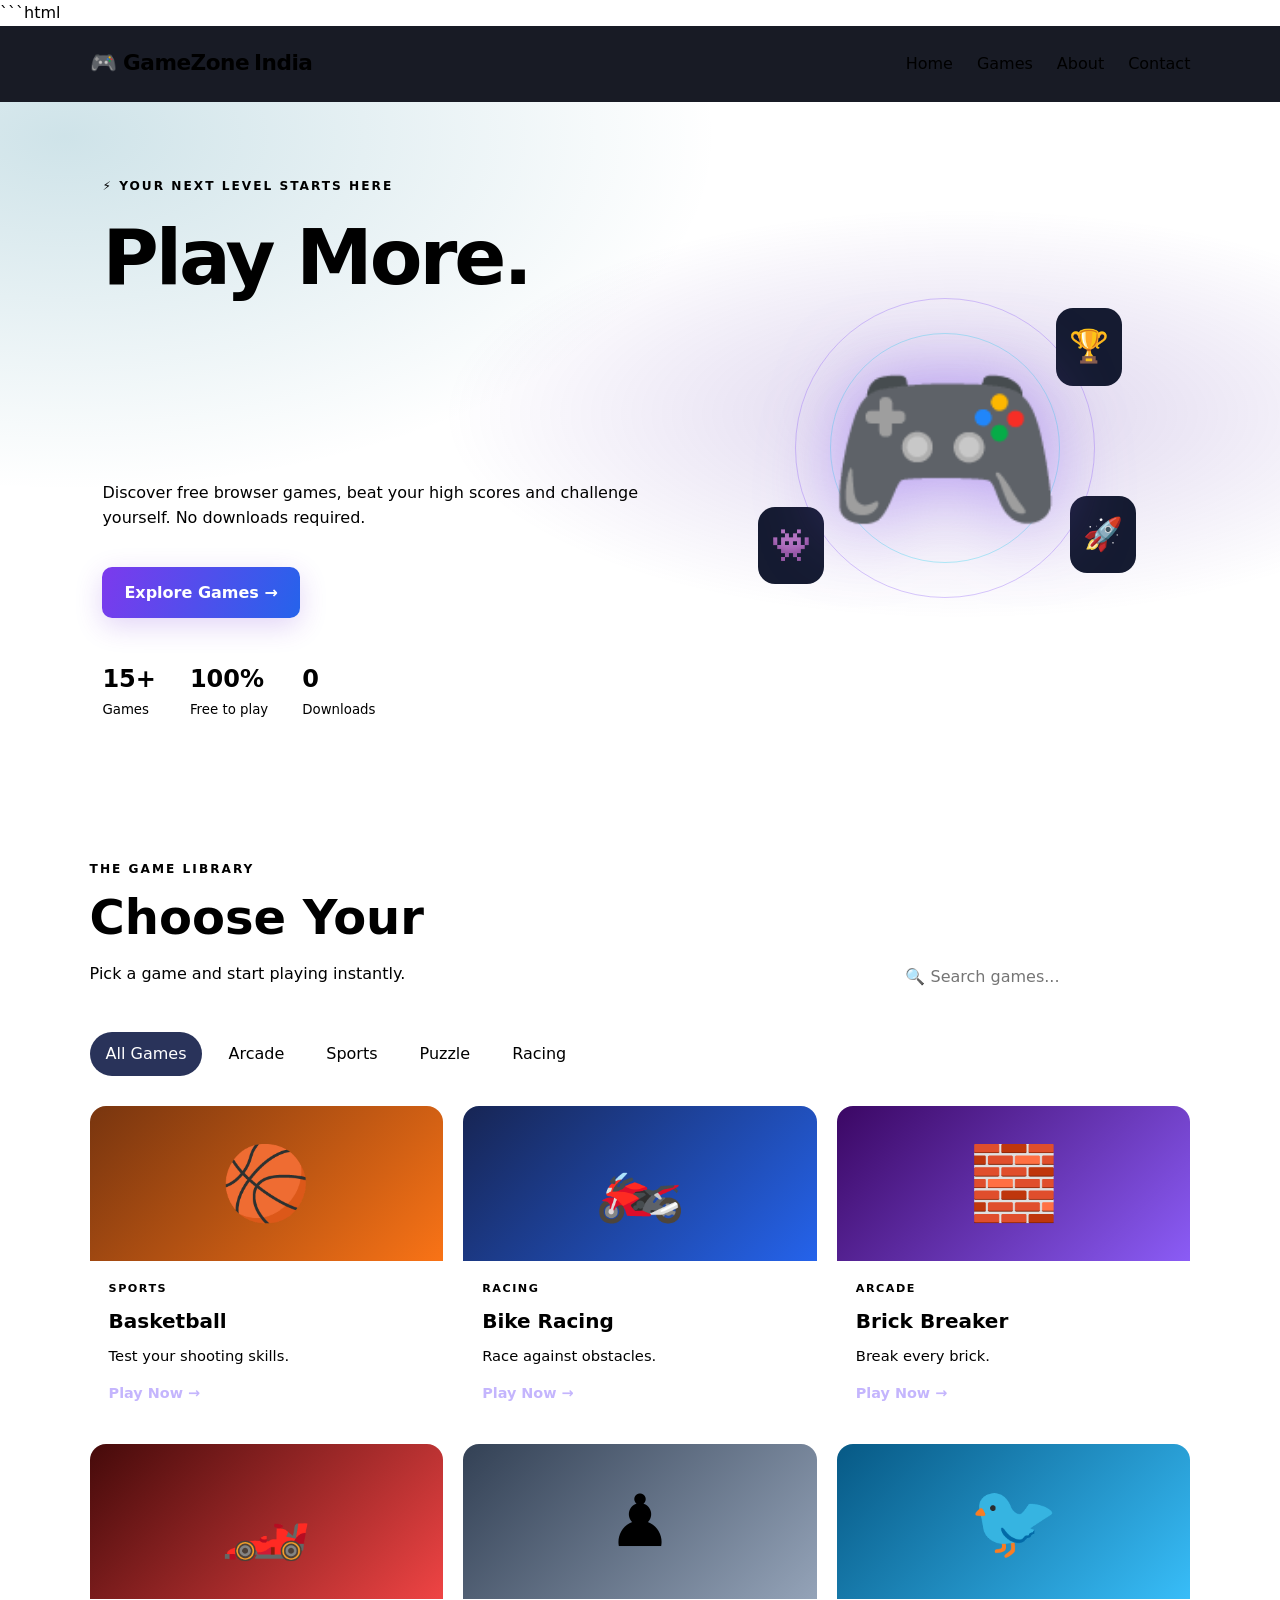
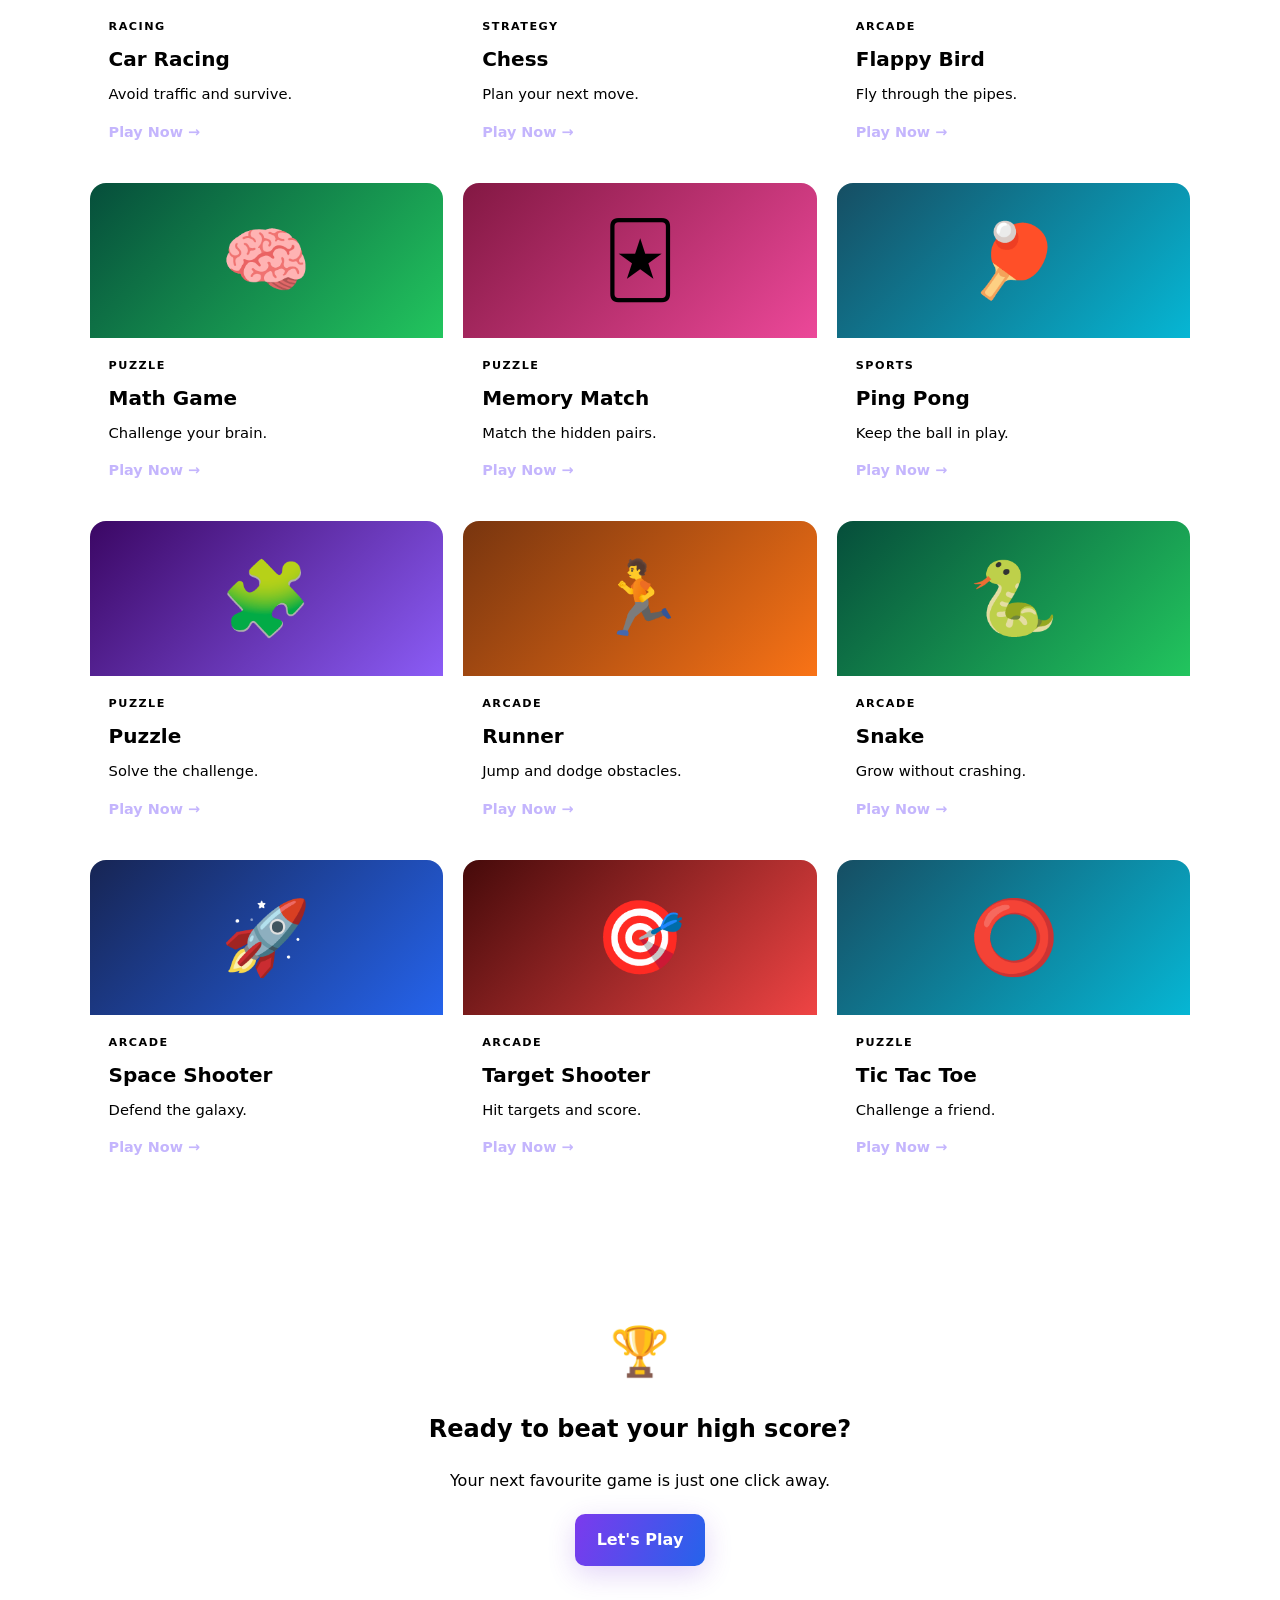
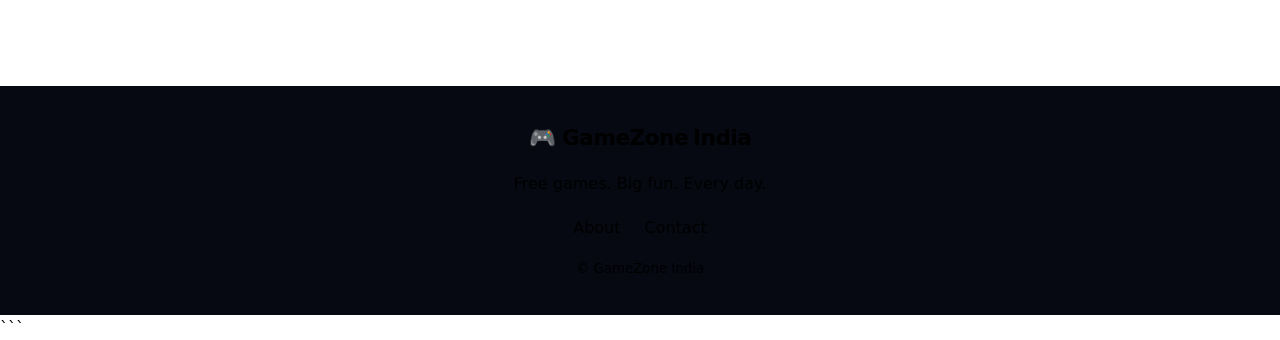
<file: index.html>
```html
<!DOCTYPE html>
<html lang="en">
<head>
<meta charset="UTF-8">
<meta name="viewport" content="width=device-width, initial-scale=1.0">
<meta name="theme-color" content="#080b16">
<meta name="description" content="GameZone India - Play free browser games including racing, chess, snake, puzzles and arcade games.">
<title>GameZone India | Play Free Games</title>
<link rel="stylesheet" href="css/style.css">
</head>
<body>

<header class="navbar">
  <a class="brand" href="index.html">🎮 GameZone<span>India</span></a>
  <nav>
    <a href="index.html">Home</a>
    <a href="#games">Games</a>
    <a href="about.html">About</a>
    <a href="contact.html">Contact</a>
  </nav>
</header>

<main>
<section class="hero">
  <div class="hero-content">
    <span class="eyebrow">⚡ YOUR NEXT LEVEL STARTS HERE</span>
    <h1>Play More.<br><span>Live the Game.</span></h1>
    <p>Discover free browser games, beat your high scores and challenge yourself. No downloads required.</p>
    <a class="primary-btn" href="#games">Explore Games →</a>
    <div class="hero-stats">
      <div><strong>15+</strong><small>Games</small></div>
      <div><strong>100%</strong><small>Free to play</small></div>
      <div><strong>0</strong><small>Downloads</small></div>
    </div>
  </div>
  <div class="hero-art" aria-label="Gaming illustration">
    <div class="orbit orbit-one"></div>
    <div class="orbit orbit-two"></div>
    <div class="controller">🎮</div>
    <div class="floating-icon icon-one">🏆</div>
    <div class="floating-icon icon-two">👾</div>
    <div class="floating-icon icon-three">🚀</div>
  </div>
</section>

<section class="games-section" id="games">
  <div class="section-heading">
    <div>
      <span class="eyebrow">THE GAME LIBRARY</span>
      <h2>Choose Your <span>Adventure</span></h2>
      <p>Pick a game and start playing instantly.</p>
    </div>
    <input id="gameSearch" type="search" placeholder="🔍 Search games..." aria-label="Search games">
  </div>

  <div class="filters" id="filters">
    <button class="filter active" data-category="all">All Games</button>
    <button class="filter" data-category="arcade">Arcade</button>
    <button class="filter" data-category="sports">Sports</button>
    <button class="filter" data-category="puzzle">Puzzle</button>
    <button class="filter" data-category="racing">Racing</button>
  </div>

  <div class="game-grid" id="gameGrid">
    <a class="game-card" data-category="sports" href="games/basketball.html">
      <div class="game-art art-orange">🏀</div><div class="game-info"><span>SPORTS</span><h3>Basketball</h3><p>Test your shooting skills.</p><b>Play Now →</b></div>
    </a>
    <a class="game-card" data-category="racing" href="games/bike-racing.html">
      <div class="game-art art-blue">🏍️</div><div class="game-info"><span>RACING</span><h3>Bike Racing</h3><p>Race against obstacles.</p><b>Play Now →</b></div>
    </a>
    <a class="game-card" data-category="arcade" href="games/brick-breaker.html">
      <div class="game-art art-purple">🧱</div><div class="game-info"><span>ARCADE</span><h3>Brick Breaker</h3><p>Break every brick.</p><b>Play Now →</b></div>
    </a>
    <a class="game-card" data-category="racing" href="games/car-racing.html">
      <div class="game-art art-red">🏎️</div><div class="game-info"><span>RACING</span><h3>Car Racing</h3><p>Avoid traffic and survive.</p><b>Play Now →</b></div>
    </a>
    <a class="game-card" data-category="puzzle" href="games/chess.html">
      <div class="game-art art-light">♟️</div><div class="game-info"><span>STRATEGY</span><h3>Chess</h3><p>Plan your next move.</p><b>Play Now →</b></div>
    </a>
    <a class="game-card" data-category="arcade" href="games/flappy-bird.html">
      <div class="game-art art-sky">🐦</div><div class="game-info"><span>ARCADE</span><h3>Flappy Bird</h3><p>Fly through the pipes.</p><b>Play Now →</b></div>
    </a>
    <a class="game-card" data-category="puzzle" href="games/math-game.html">
      <div class="game-art art-green">🧠</div><div class="game-info"><span>PUZZLE</span><h3>Math Game</h3><p>Challenge your brain.</p><b>Play Now →</b></div>
    </a>
    <a class="game-card" data-category="puzzle" href="games/memory.html">
      <div class="game-art art-pink">🃏</div><div class="game-info"><span>PUZZLE</span><h3>Memory Match</h3><p>Match the hidden pairs.</p><b>Play Now →</b></div>
    </a>
    <a class="game-card" data-category="sports" href="games/ping-pong.html">
      <div class="game-art art-cyan">🏓</div><div class="game-info"><span>SPORTS</span><h3>Ping Pong</h3><p>Keep the ball in play.</p><b>Play Now →</b></div>
    </a>
    <a class="game-card" data-category="puzzle" href="games/puzzle.html">
      <div class="game-art art-purple">🧩</div><div class="game-info"><span>PUZZLE</span><h3>Puzzle</h3><p>Solve the challenge.</p><b>Play Now →</b></div>
    </a>
    <a class="game-card" data-category="arcade" href="games/runner.html">
      <div class="game-art art-orange">🏃</div><div class="game-info"><span>ARCADE</span><h3>Runner</h3><p>Jump and dodge obstacles.</p><b>Play Now →</b></div>
    </a>
    <a class="game-card" data-category="arcade" href="games/snake.html">
      <div class="game-art art-green">🐍</div><div class="game-info"><span>ARCADE</span><h3>Snake</h3><p>Grow without crashing.</p><b>Play Now →</b></div>
    </a>
    <a class="game-card" data-category="arcade" href="games/space-shooter.html">
      <div class="game-art art-blue">🚀</div><div class="game-info"><span>ARCADE</span><h3>Space Shooter</h3><p>Defend the galaxy.</p><b>Play Now →</b></div>
    </a>
    <a class="game-card" data-category="arcade" href="games/target-shooter.html">
      <div class="game-art art-red">🎯</div><div class="game-info"><span>ARCADE</span><h3>Target Shooter</h3><p>Hit targets and score.</p><b>Play Now →</b></div>
    </a>
    <a class="game-card" data-category="puzzle" href="games/tic-tac-toe.html">
      <div class="game-art art-cyan">⭕</div><div class="game-info"><span>PUZZLE</span><h3>Tic Tac Toe</h3><p>Challenge a friend.</p><b>Play Now →</b></div>
    </a>
  </div>
  <p class="no-results" id="noResults" hidden>No games found. Try another search.</p>
</section>

<section class="callout">
  <span>🏆</span>
  <h2>Ready to beat your high score?</h2>
  <p>Your next favourite game is just one click away.</p>
  <a class="primary-btn" href="#games">Let's Play</a>
</section>
</main>

<footer>
  <a class="brand" href="index.html">🎮 GameZone<span>India</span></a>
  <p>Free games. Big fun. Every day.</p>
  <div><a href="about.html">About</a><a href="contact.html">Contact</a></div>
  <small>© <span id="year"></span> GameZone India</small>
</footer>

<script src="js/main.js"></script>
</body>
</html>
```
</file>
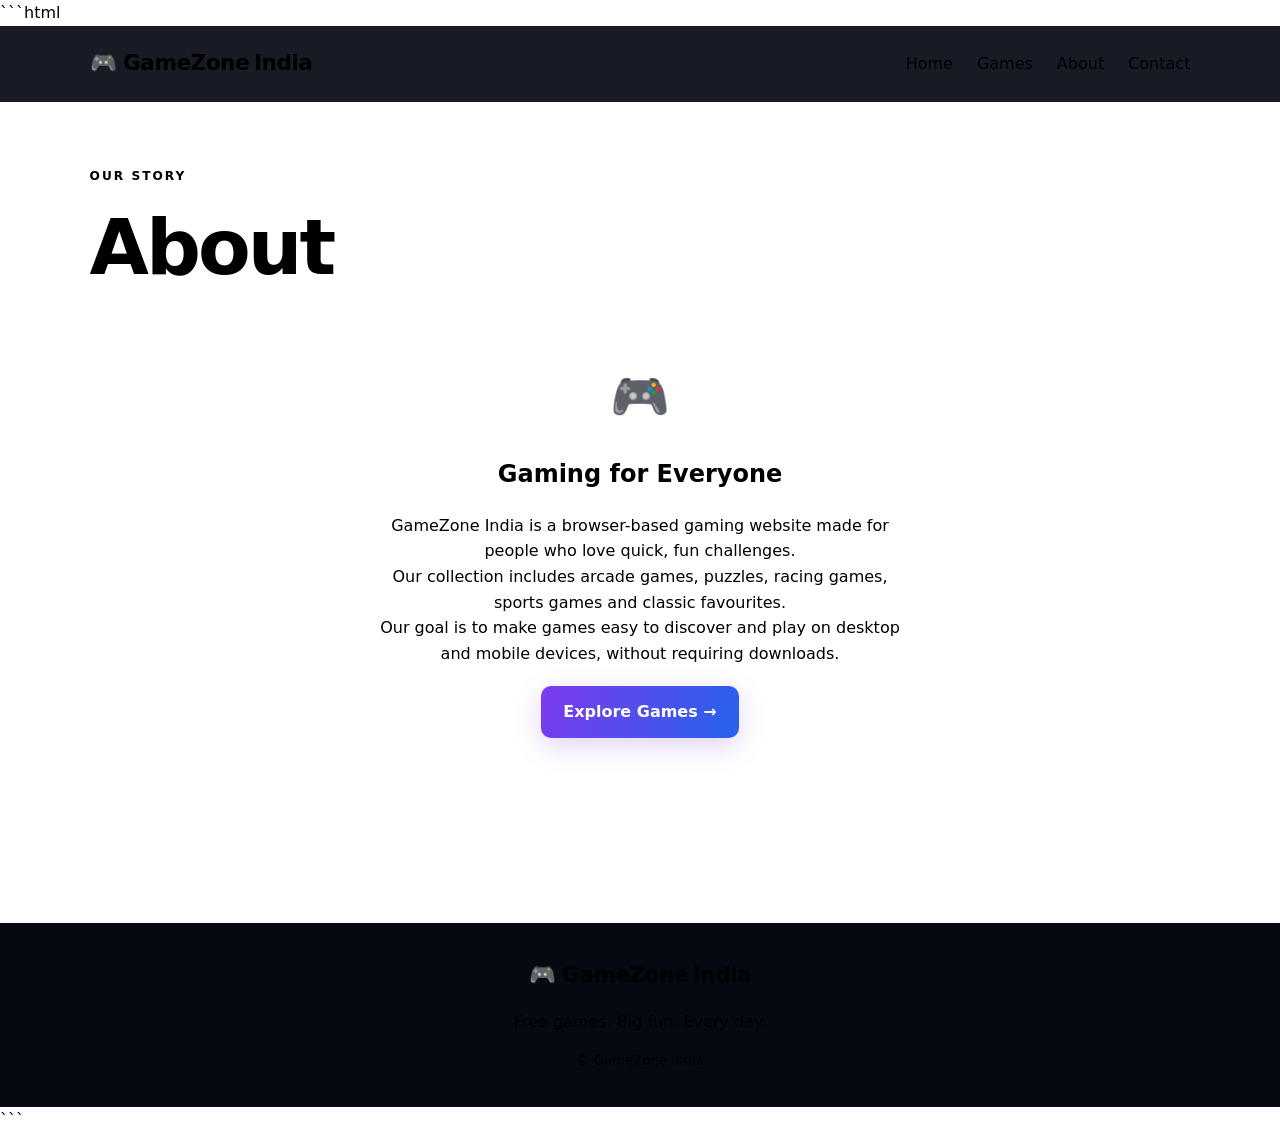
<file: about.html>
```html
<!DOCTYPE html>
<html lang="en">
<head>
<meta charset="UTF-8">
<meta name="viewport" content="width=device-width, initial-scale=1">
<title>About | GameZone India</title>
<link rel="stylesheet" href="css/style.css">
</head>
<body>
<header class="navbar">
  <a class="brand" href="index.html">🎮 GameZone<span>India</span></a>
  <nav>
    <a href="index.html">Home</a>
    <a href="index.html#games">Games</a>
    <a href="about.html">About</a>
    <a href="contact.html">Contact</a>
  </nav>
</header>
<main class="games-section">
  <span class="eyebrow">OUR STORY</span>
  <h1>About <span>GameZone India</span></h1>
  <div class="callout">
    <span>🎮</span>
    <h2>Gaming for Everyone</h2>
    <p>GameZone India is a browser-based gaming website made for people who love quick, fun challenges.</p>
    <p>Our collection includes arcade games, puzzles, racing games, sports games and classic favourites.</p>
    <p>Our goal is to make games easy to discover and play on desktop and mobile devices, without requiring downloads.</p>
    <a class="primary-btn" href="index.html#games">Explore Games →</a>
  </div>
</main>
<footer>
  <a class="brand" href="index.html">🎮 GameZone<span>India</span></a>
  <p>Free games. Big fun. Every day.</p>
  <small>© <span id="year"></span> GameZone India</small>
</footer>
<script src="js/main.js"></script>
</body>
</html>
```
</file>
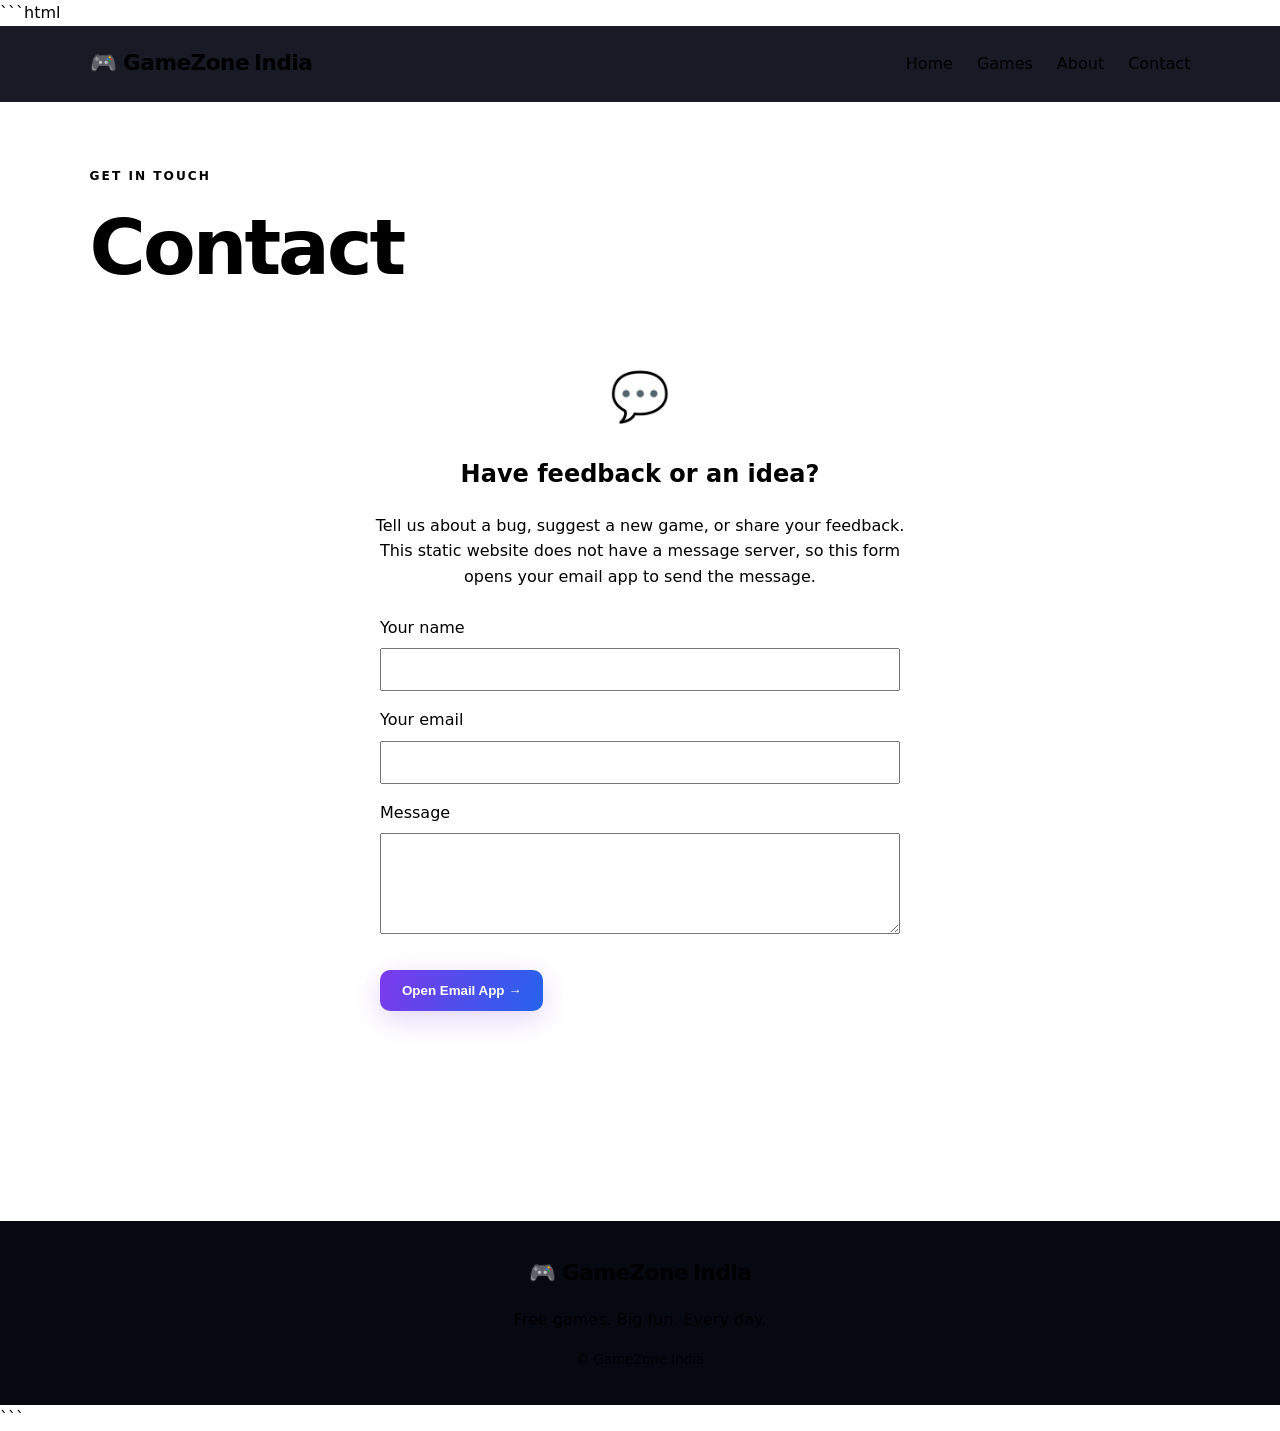
<file: contact.html>
```html
<!DOCTYPE html>
<html lang="en">
<head>
<meta charset="UTF-8">
<meta name="viewport" content="width=device-width, initial-scale=1">
<title>Contact | GameZone India</title>
<link rel="stylesheet" href="css/style.css">
</head>
<body>
<header class="navbar">
  <a class="brand" href="index.html">🎮 GameZone<span>India</span></a>
  <nav>
    <a href="index.html">Home</a>
    <a href="index.html#games">Games</a>
    <a href="about.html">About</a>
    <a href="contact.html">Contact</a>
  </nav>
</header>

<main class="games-section">
  <span class="eyebrow">GET IN TOUCH</span>
  <h1>Contact <span>Us</span></h1>
  <div class="callout">
    <span>💬</span>
    <h2>Have feedback or an idea?</h2>
    <p>Tell us about a bug, suggest a new game, or share your feedback.</p>
    <p>This static website does not have a message server, so this form opens your email app to send the message.</p>

    <form id="contactForm" style="max-width:520px;margin:25px auto;text-align:left">
      <label for="name">Your name</label>
      <input id="name" name="name" required maxlength="80" style="width:100%;padding:12px;margin:8px 0 16px">

      <label for="email">Your email</label>
      <input id="email" name="email" type="email" required maxlength="120" style="width:100%;padding:12px;margin:8px 0 16px">

      <label for="message">Message</label>
      <textarea id="message" name="message" required maxlength="2000" rows="5" style="width:100%;padding:12px;margin:8px 0 16px"></textarea>

      <button class="primary-btn" type="submit" style="border:0;cursor:pointer">Open Email App →</button>
    </form>
    <p id="formStatus" role="status"></p>
  </div>
</main>

<footer>
  <a class="brand" href="index.html">🎮 GameZone<span>India</span></a>
  <p>Free games. Big fun. Every day.</p>
  <small>© <span id="year"></span> GameZone India</small>
</footer>

<script src="js/main.js"></script>
<script>
document.getElementById("contactForm").addEventListener("submit", function(event) {
  event.preventDefault();

  const name = document.getElementById("name").value.trim();
  const email = document.getElementById("email").value.trim();
  const message = document.getElementById("message").value.trim();

  if (!name || !email || !message) return;

  /*
    Replace this address with your real contact email.
    A static GitHub Pages site cannot send email directly.
  */
  const contactEmail = "YOUR_EMAIL@example.com";

  if (contactEmail === "YOUR_EMAIL@example.com") {
    document.getElementById("formStatus").textContent =
      "Please replace YOUR_EMAIL@example.com in contact.html with your real email address.";
    return;
  }

  const subject = encodeURIComponent("GameZone India feedback");
  const body = encodeURIComponent(
    "Name: " + name + "\nEmail: " + email + "\n\nMessage:\n" + message
  );

  window.location.href =
    "mailto:" + contactEmail + "?subject=" + subject + "&body=" + body;
});
</script>
</body>
</html>
```
</file>
<file: css/style.css>
```css
:root {
  --bg: #080b16;
  --panel: #111629;
  --text: #f5f7ff;
  --muted: #a5adc4;
  --purple: #8b5cf6;
  --cyan: #22d3ee;
  --border: #252c43;
}

* {
  box-sizing: border-box;
}

html {
  scroll-behavior: smooth;
}

body {
  margin: 0;
  font-family: Inter, system-ui, Arial, sans-serif;
  background: var(--bg);
  color: var(--text);
  line-height: 1.6;
}

a {
  color: inherit;
  text-decoration: none;
}

.navbar {
  min-height: 76px;
  padding: 18px 7%;
  display: flex;
  align-items: center;
  justify-content: space-between;
  gap: 20px;
  flex-wrap: wrap;
  border-bottom: 1px solid var(--border);
  background: #080b16ee;
}

.brand {
  font-size: 1.35rem;
  font-weight: 850;
  letter-spacing: -.5px;
}

.brand span {
  color: var(--cyan);
  margin-left: 5px;
}

nav {
  display: flex;
  flex-wrap: wrap;
  gap: 24px;
}

nav a,
footer a {
  color: var(--muted);
  transition: color .2s;
}

nav a:hover,
footer a:hover {
  color: var(--cyan);
}

.hero {
  min-height: 530px;
  padding: 75px 8%;
  display: grid;
  grid-template-columns: 1.1fr .9fr;
  align-items: center;
  gap: 40px;
  overflow: hidden;
  background:
    radial-gradient(ellipse at 75% 45%, #5225a633, transparent 38%),
    radial-gradient(ellipse at 5% 5%, #0e749033, transparent 38%);
}

.hero-content {
  max-width: 650px;
}

.eyebrow {
  color: var(--cyan);
  font-size: .76rem;
  font-weight: 800;
  letter-spacing: 2px;
}

h1 {
  font-size: clamp(3rem, 6vw, 5.3rem);
  line-height: 1.04;
  letter-spacing: -3px;
  margin: 22px 0;
}

h1 span,
.section-heading h2 span {
  background: linear-gradient(90deg, var(--cyan), #a78bfa, #f0abfc);
  -webkit-background-clip: text;
  background-clip: text;
  color: transparent;
}

.hero-content > p,
.section-heading p,
.callout p {
  color: var(--muted);
  max-width: 540px;
}

.primary-btn {
  display: inline-block;
  margin-top: 20px;
  padding: 13px 22px;
  border-radius: 10px;
  background: linear-gradient(110deg, #7c3aed, #2563eb);
  color: white;
  font-weight: 800;
  box-shadow: 0 8px 28px #6d28d933;
  transition: transform .2s;
}

.primary-btn:hover {
  transform: translateY(-3px);
}

.hero-stats {
  display: flex;
  gap: 34px;
  margin-top: 42px;
}

.hero-stats div {
  display: grid;
}

.hero-stats strong {
  font-size: 1.5rem;
}

.hero-stats small {
  color: var(--muted);
}

.hero-art {
  min-height: 320px;
  position: relative;
  display: grid;
  place-items: center;
}

.controller {
  font-size: clamp(7rem, 15vw, 12rem);
  filter: drop-shadow(0 0 38px #8b5cf688);
  animation: float 4s ease-in-out infinite;
  z-index: 2;
}

.orbit {
  position: absolute;
  width: 300px;
  height: 300px;
  border: 1px solid #8b5cf655;
  border-radius: 50%;
}

.orbit-two {
  width: 230px;
  height: 230px;
  border-color: #22d3ee55;
}

.floating-icon {
  position: absolute;
  padding: 13px;
  font-size: 2rem;
  background: #151b31;
  border: 1px solid var(--border);
  border-radius: 17px;
}

.icon-one { top: 20px; right: 12%; }
.icon-two { bottom: 24px; left: 10%; }
.icon-three { bottom: 35px; right: 9%; }

@keyframes float {
  0%, 100% { transform: translateY(0) rotate(-3deg); }
  50% { transform: translateY(-13px) rotate(3deg); }
}

.games-section {
  padding: 65px 7%;
}

.section-heading {
  display: flex;
  justify-content: space-between;
  align-items: end;
  gap: 24px;
  flex-wrap: wrap;
}

.section-heading h2 {
  font-size: clamp(2rem, 4vw, 3rem);
  line-height: 1.15;
  margin: 10px 0;
}

#gameSearch {
  width: min(100%, 300px);
  padding: 13px 15px;
  background: var(--panel);
  color: white;
  border: 1px solid var(--border);
  border-radius: 10px;
  font: inherit;
}

#gameSearch:focus {
  outline: 2px solid var(--cyan);
}

.filters {
  display: flex;
  flex-wrap: wrap;
  gap: 10px;
  margin: 30px 0;
}

.filter {
  padding: 9px 16px;
  border: 1px solid var(--border);
  border-radius: 30px;
  background: var(--panel);
  color: var(--muted);
  cursor: pointer;
  font: inherit;
}

.filter:hover,
.filter.active {
  background: #29335a;
  color: white;
  border-color: #8b5cf6;
}

.game-grid {
  display: grid;
  grid-template-columns: repeat(3, minmax(0, 1fr));
  gap: 20px;
}

.game-card {
  overflow: hidden;
  background: var(--panel);
  border: 1px solid var(--border);
  border-radius: 16px;
  transition: transform .2s, border-color .2s;
}

.game-card:hover {
  transform: translateY(-5px);
  border-color: #8b5cf6;
}

.game-art {
  min-height: 155px;
  display: grid;
  place-items: center;
  font-size: 4.5rem;
}

.art-orange { background: linear-gradient(135deg, #78350f, #f97316); }
.art-blue { background: linear-gradient(135deg, #172554, #2563eb); }
.art-purple { background: linear-gradient(135deg, #3b0764, #8b5cf6); }
.art-red { background: linear-gradient(135deg, #450a0a, #ef4444); }
.art-light { background: linear-gradient(135deg, #334155, #94a3b8); }
.art-sky { background: linear-gradient(135deg, #075985, #38bdf8); }
.art-green { background: linear-gradient(135deg, #064e3b, #22c55e); }
.art-pink { background: linear-gradient(135deg, #831843, #ec4899); }
.art-cyan { background: linear-gradient(135deg, #164e63, #06b6d4); }

.game-info {
  padding: 19px;
}

.game-info > span {
  color: var(--cyan);
  font-size: .7rem;
  font-weight: 800;
  letter-spacing: 1.5px;
}

.game-info h3 {
  margin: 7px 0;
  font-size: 1.25rem;
}

.game-info p {
  margin: 0 0 15px;
  color: var(--muted);
  font-size: .92rem;
}

.game-info b {
  color: #c4b5fd;
  font-size: .9rem;
}

.no-results {
  padding: 30px;
  color: var(--muted);
  text-align: center;
}

.callout {
  margin: 25px 7% 75px;
  padding: 45px 20px;
  text-align: center;
  border: 1px solid var(--border);
  border-radius: 20px;
  background: radial-gradient(ellipse at top, #6d28d933, transparent 70%), var(--panel);
}

.callout > span {
  font-size: 3rem;
}

.callout p {
  margin: auto;
}

footer {
  padding: 35px 7%;
  text-align: center;
  border-top: 1px solid var(--border);
  background: #070912;
}

footer p,
footer small {
  color: var(--muted);
}

footer div {
  display: flex;
  justify-content: center;
  gap: 24px;
  margin: 18px;
}

@media (max-width: 850px) {
  .hero {
    grid-template-columns: 1fr;
    padding-top: 55px;
  }

  .hero-art {
    min-height: 260px;
  }

  .game-grid {
    grid-template-columns: repeat(2, minmax(0, 1fr));
  }
}

@media (max-width: 520px) {
  .navbar {
    padding: 17px 5%;
  }

  nav {
    gap: 15px;
  }

  .hero {
    padding: 45px 6%;
  }

  h1 {
    letter-spacing: -1.5px;
  }

  .hero-stats {
    gap: 20px;
  }

  .games-section {
    padding: 45px 5%;
  }

  .game-grid {
    grid-template-columns: 1fr;
  }

  .game-art {
    min-height: 140px;
  }
}
```
</file>
